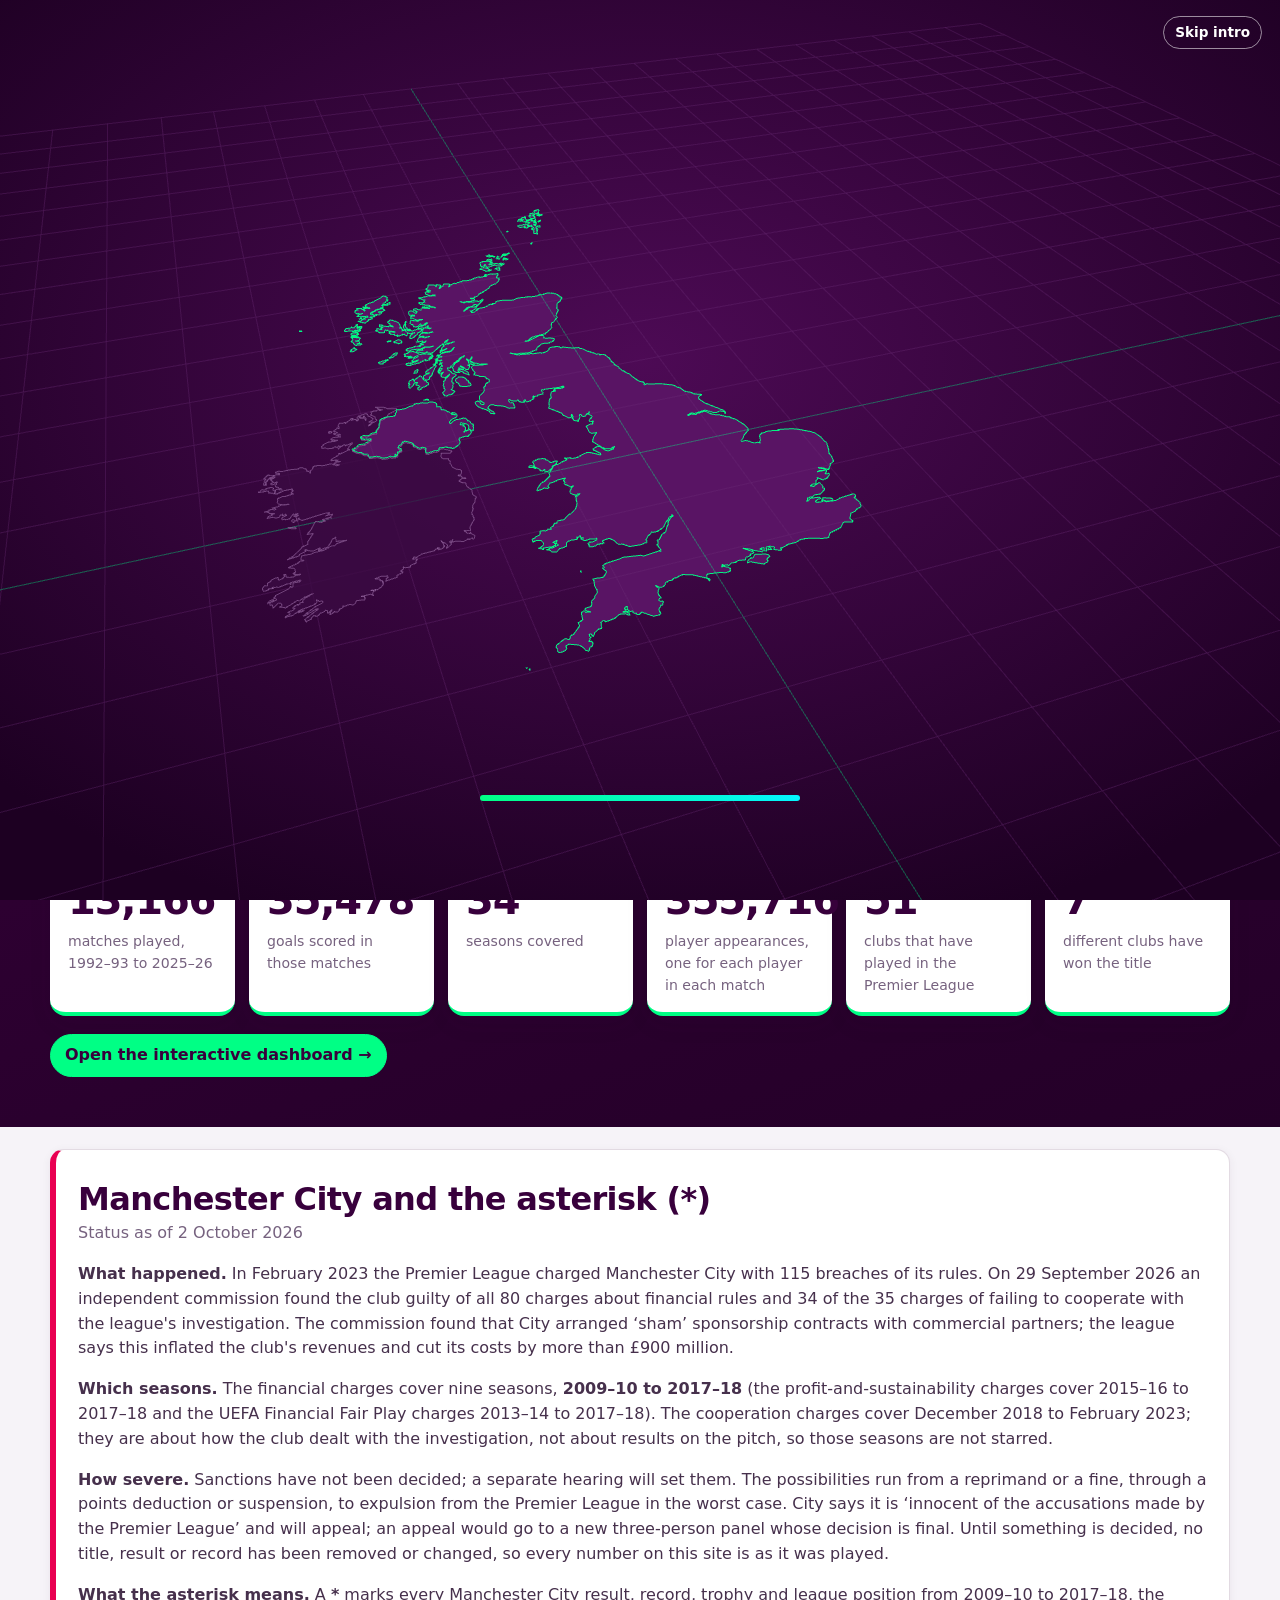
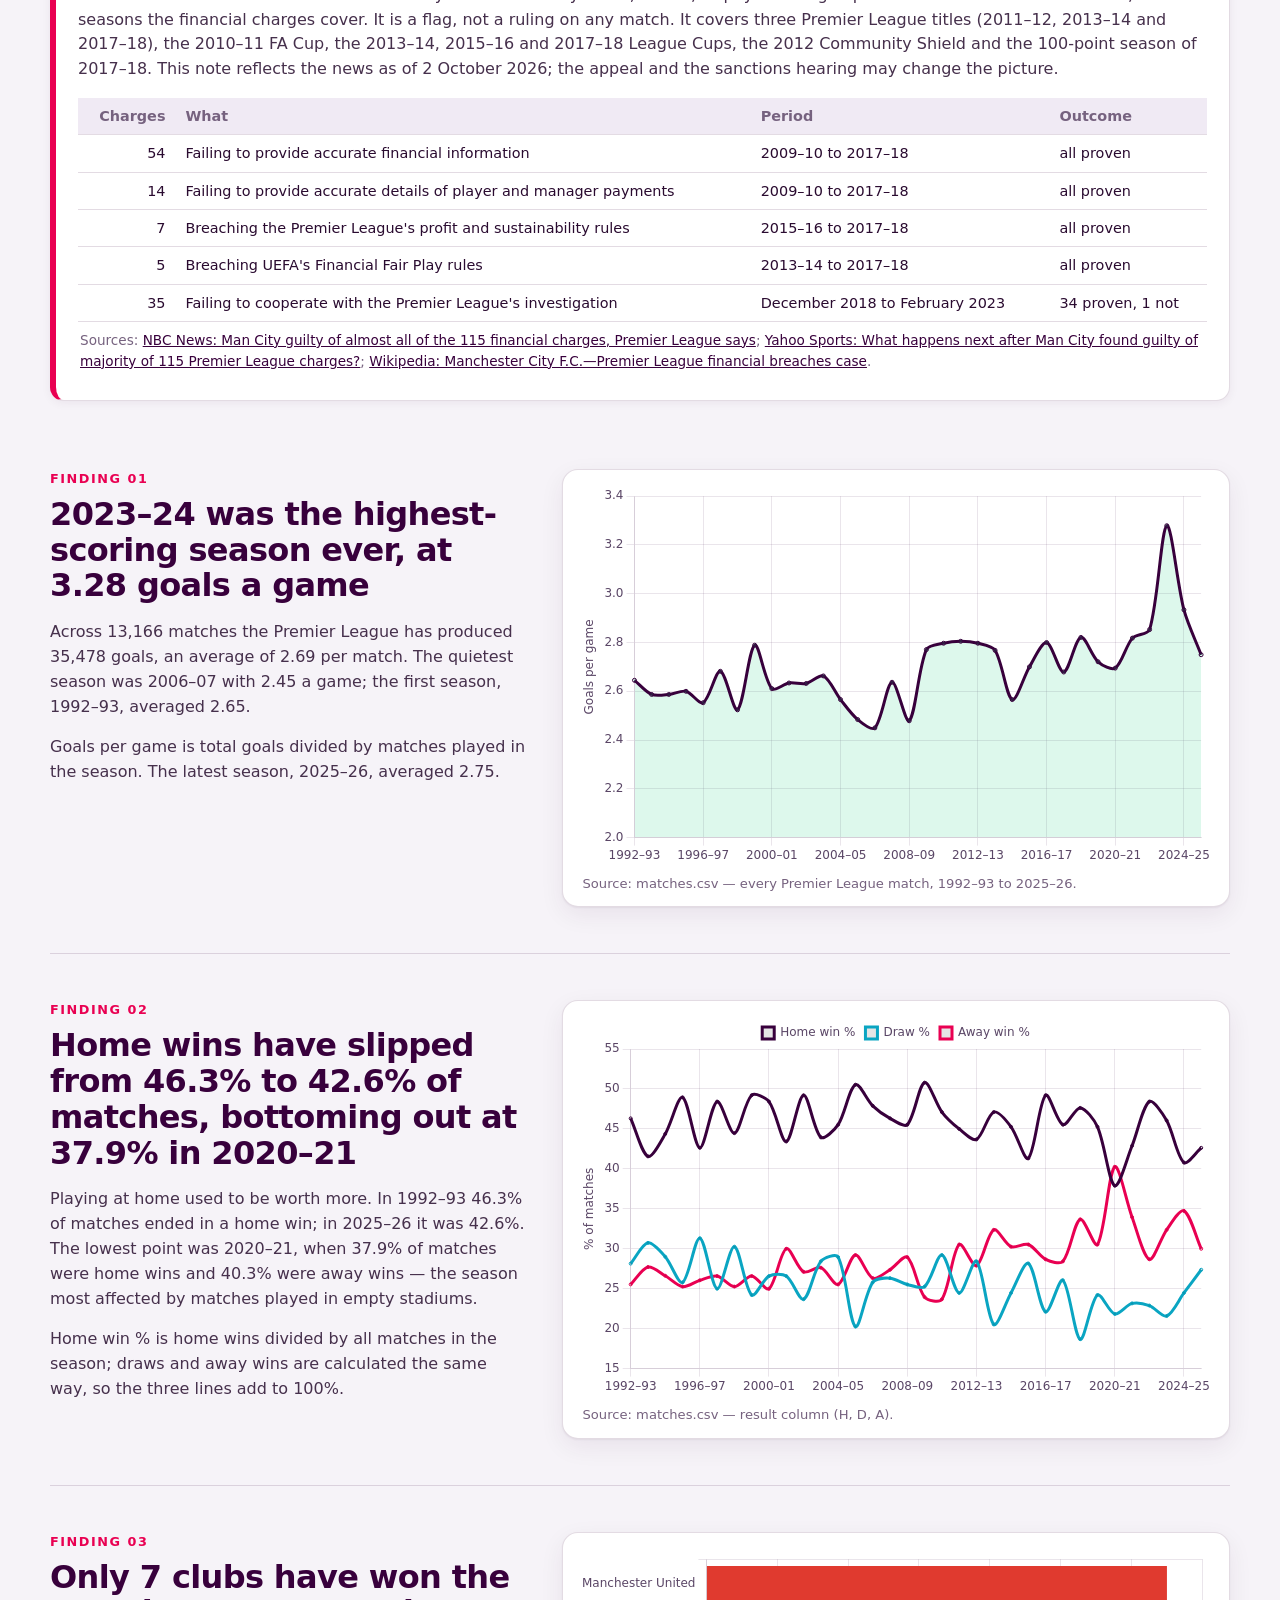
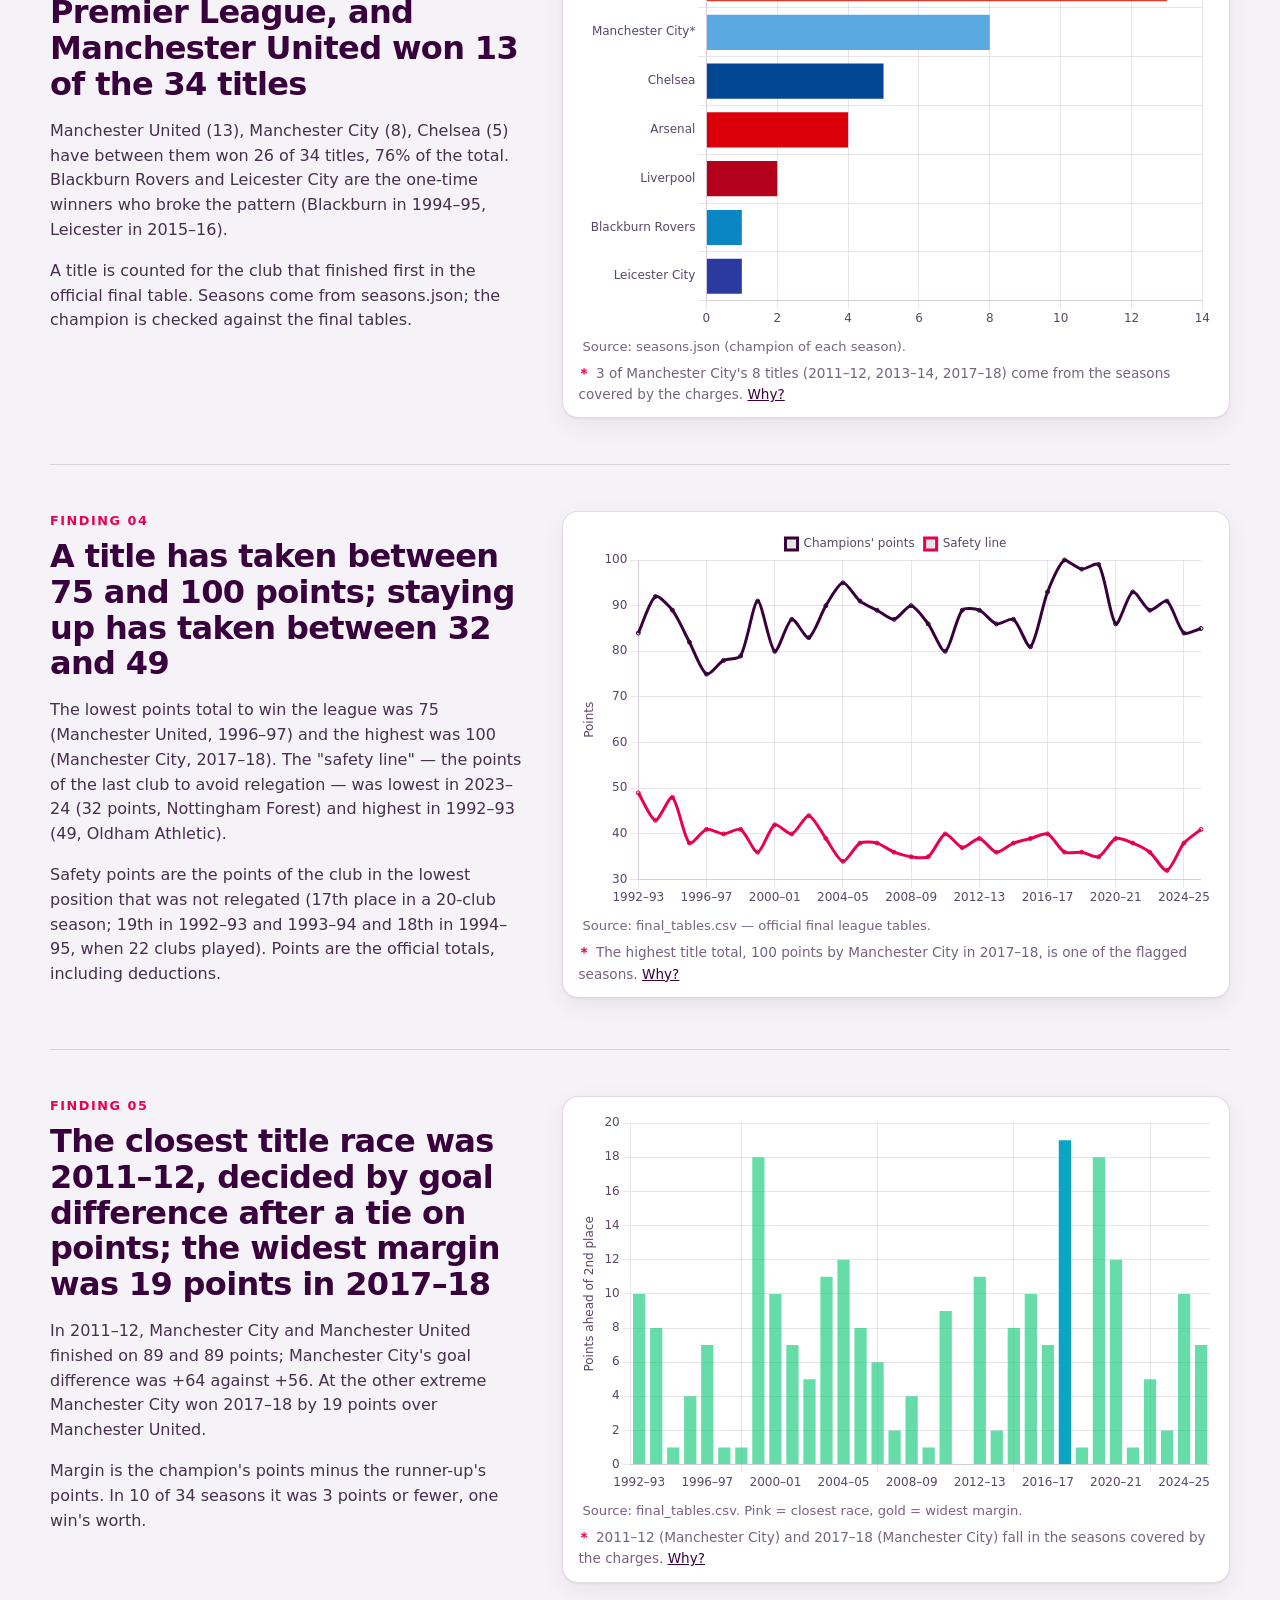
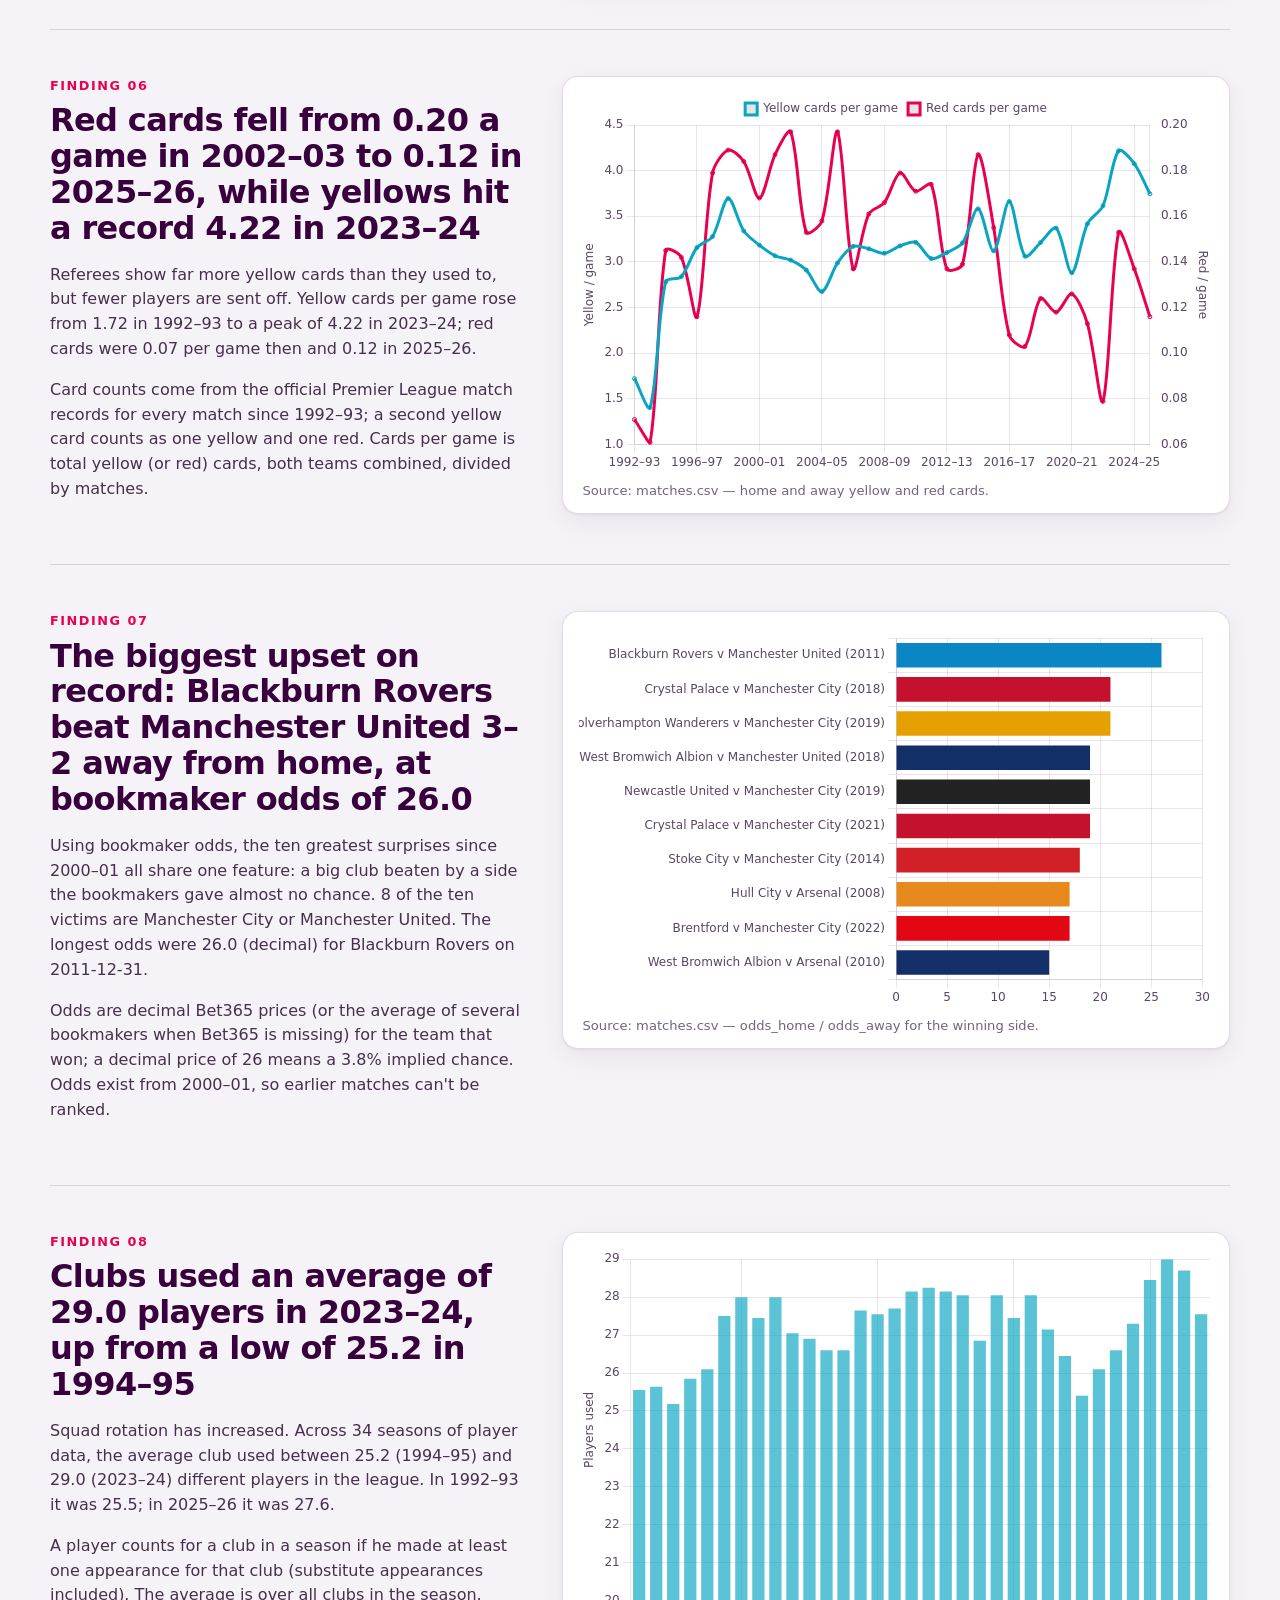
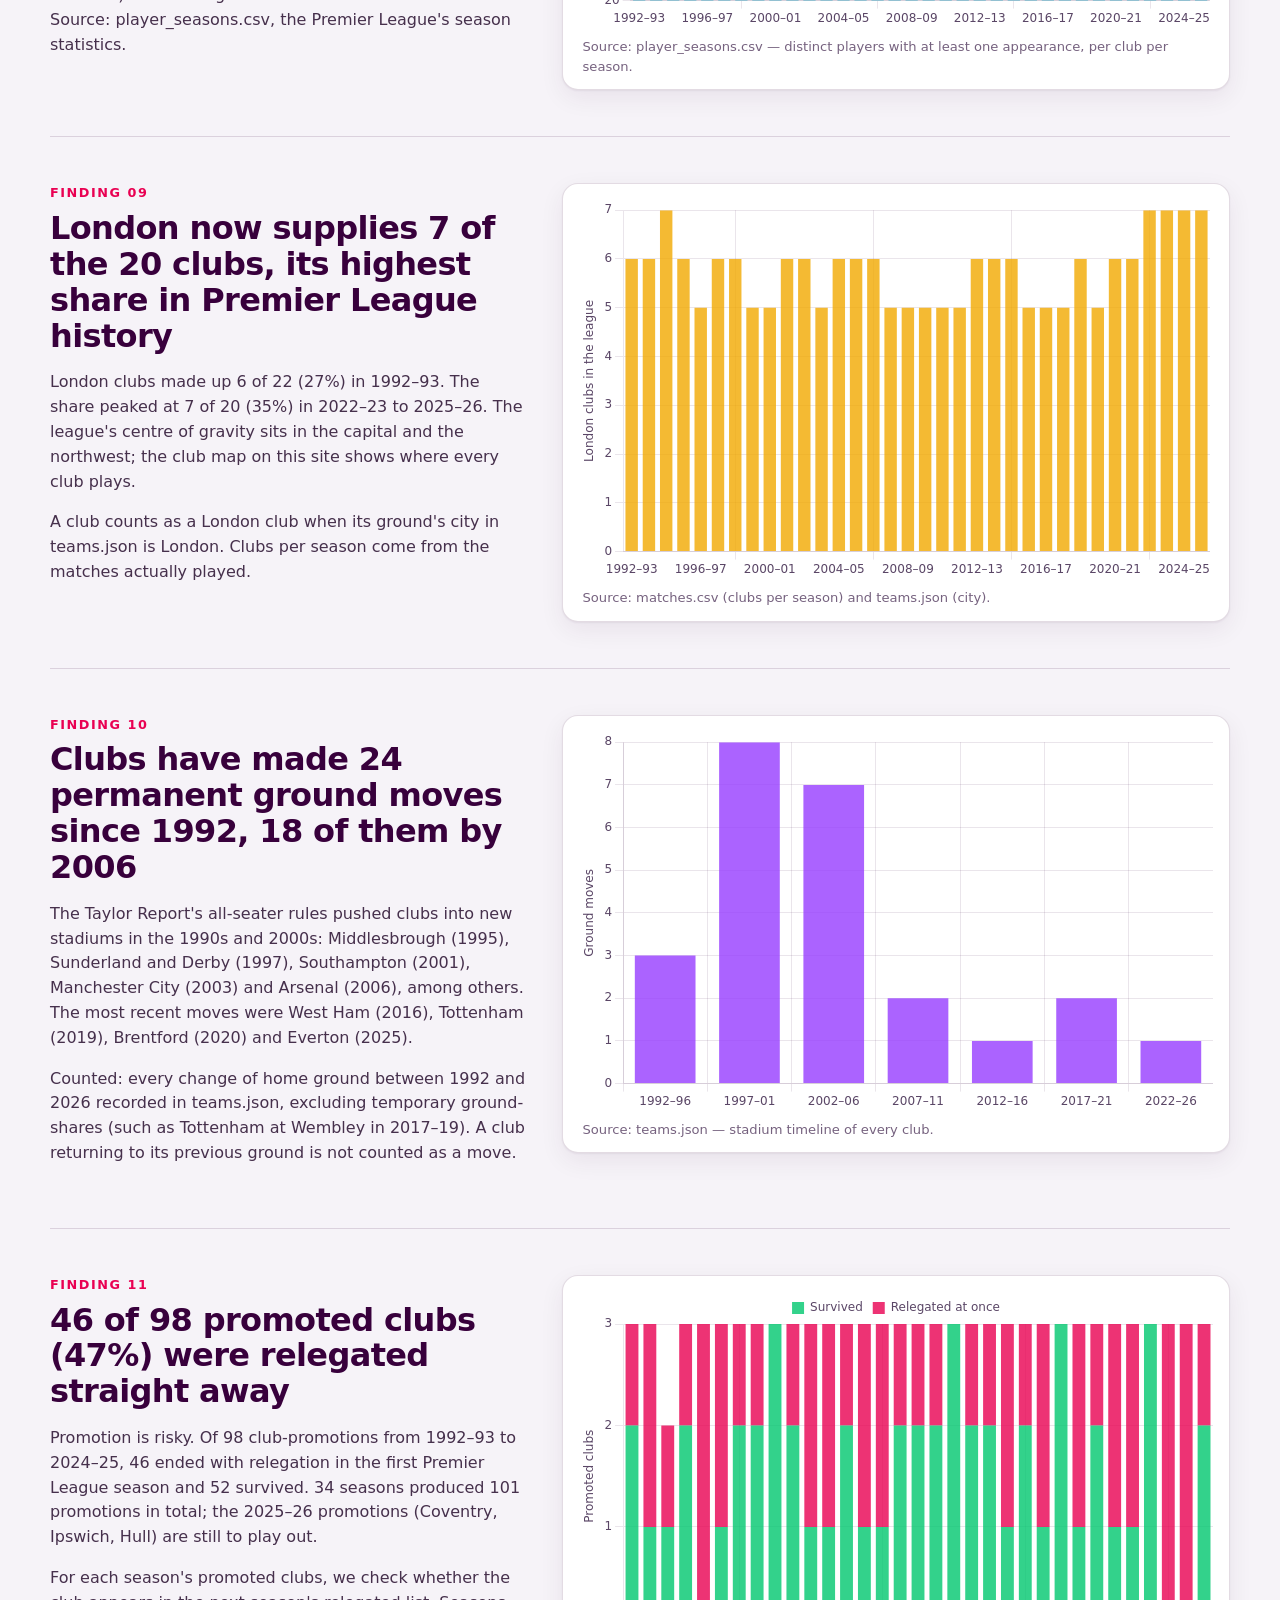
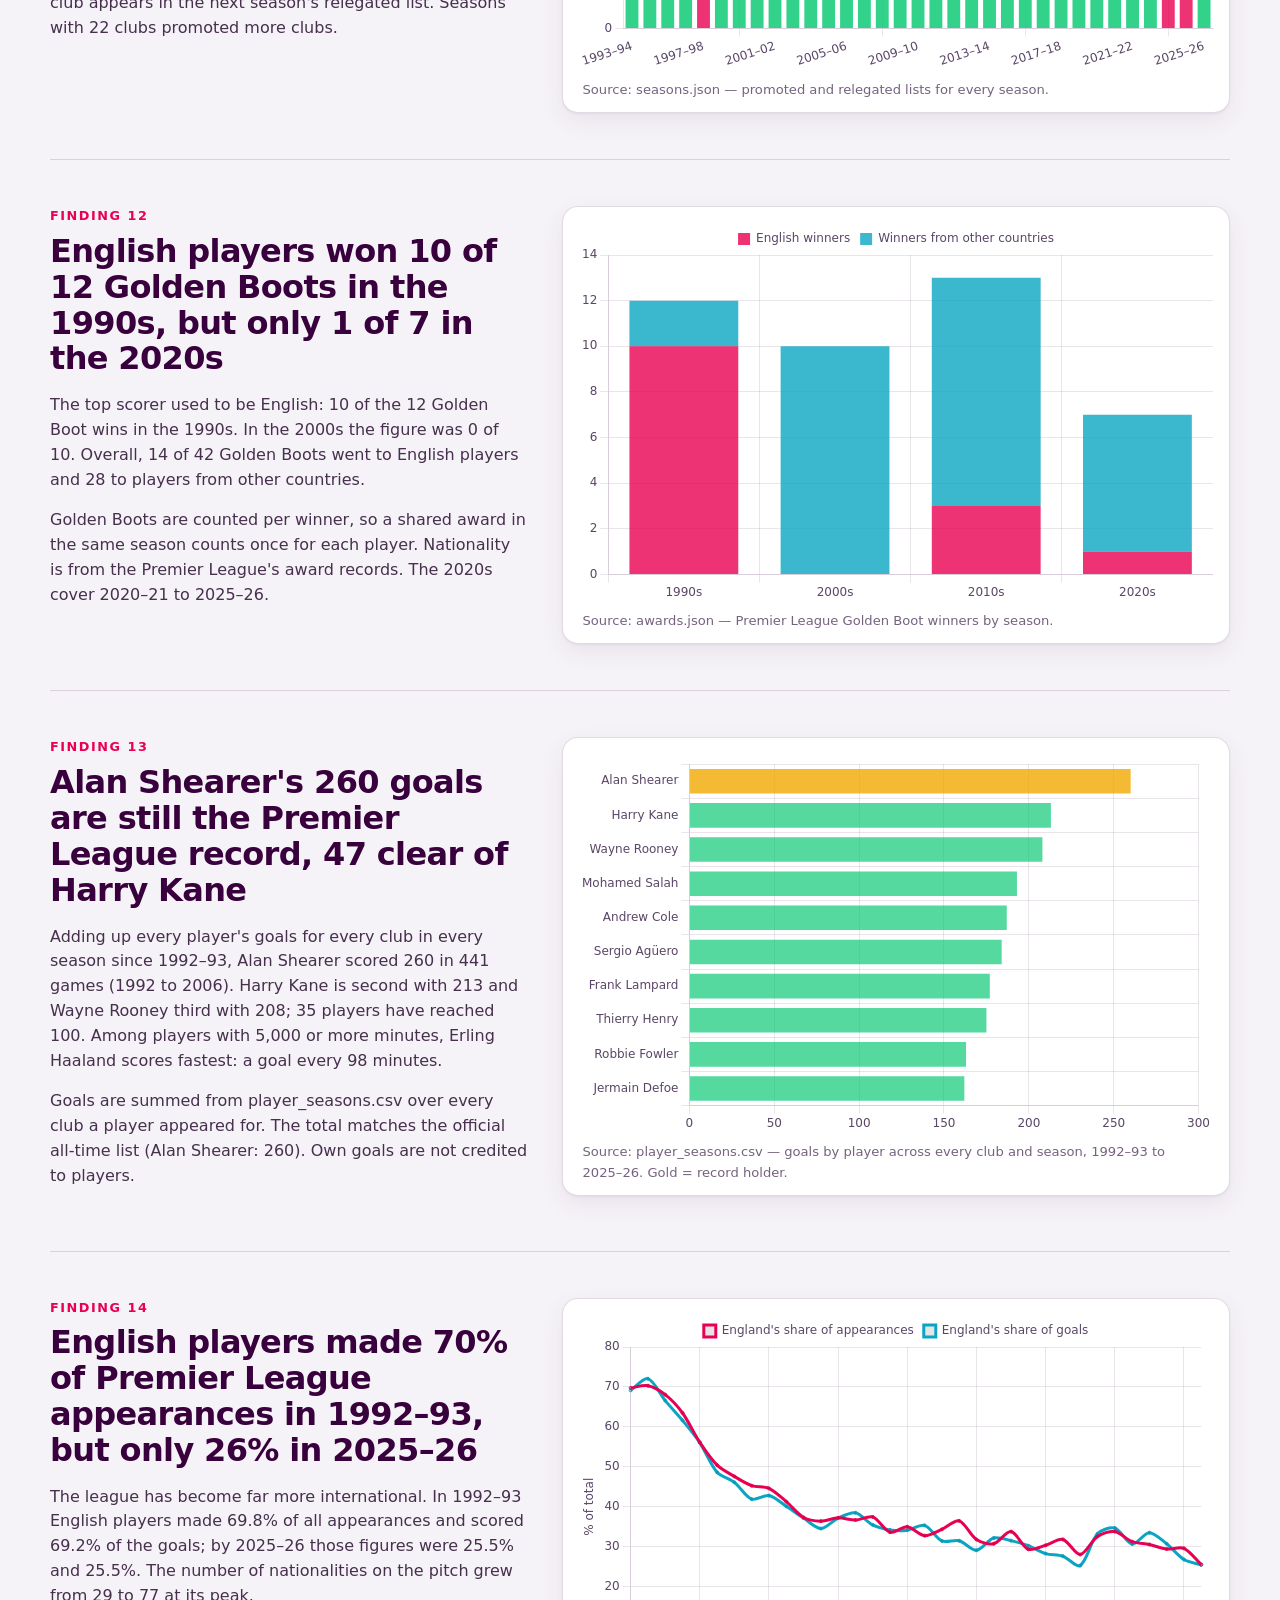
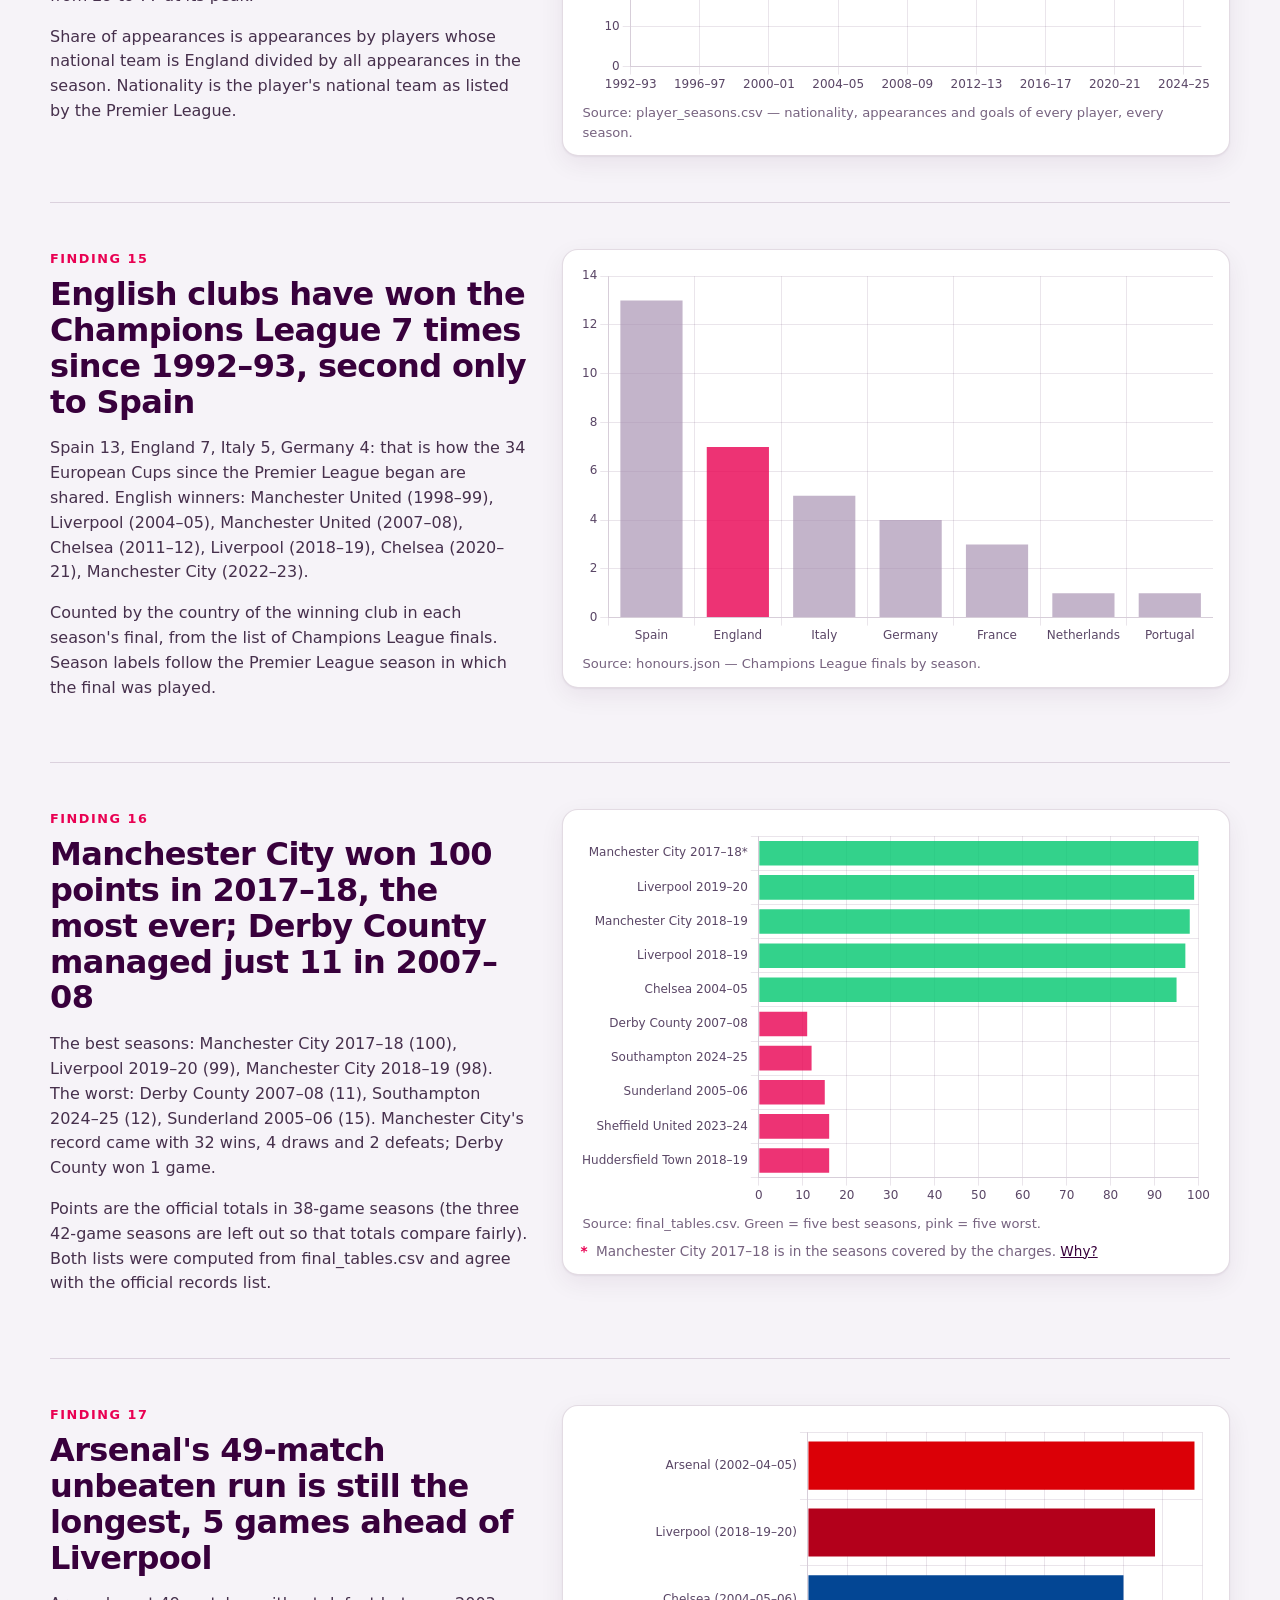
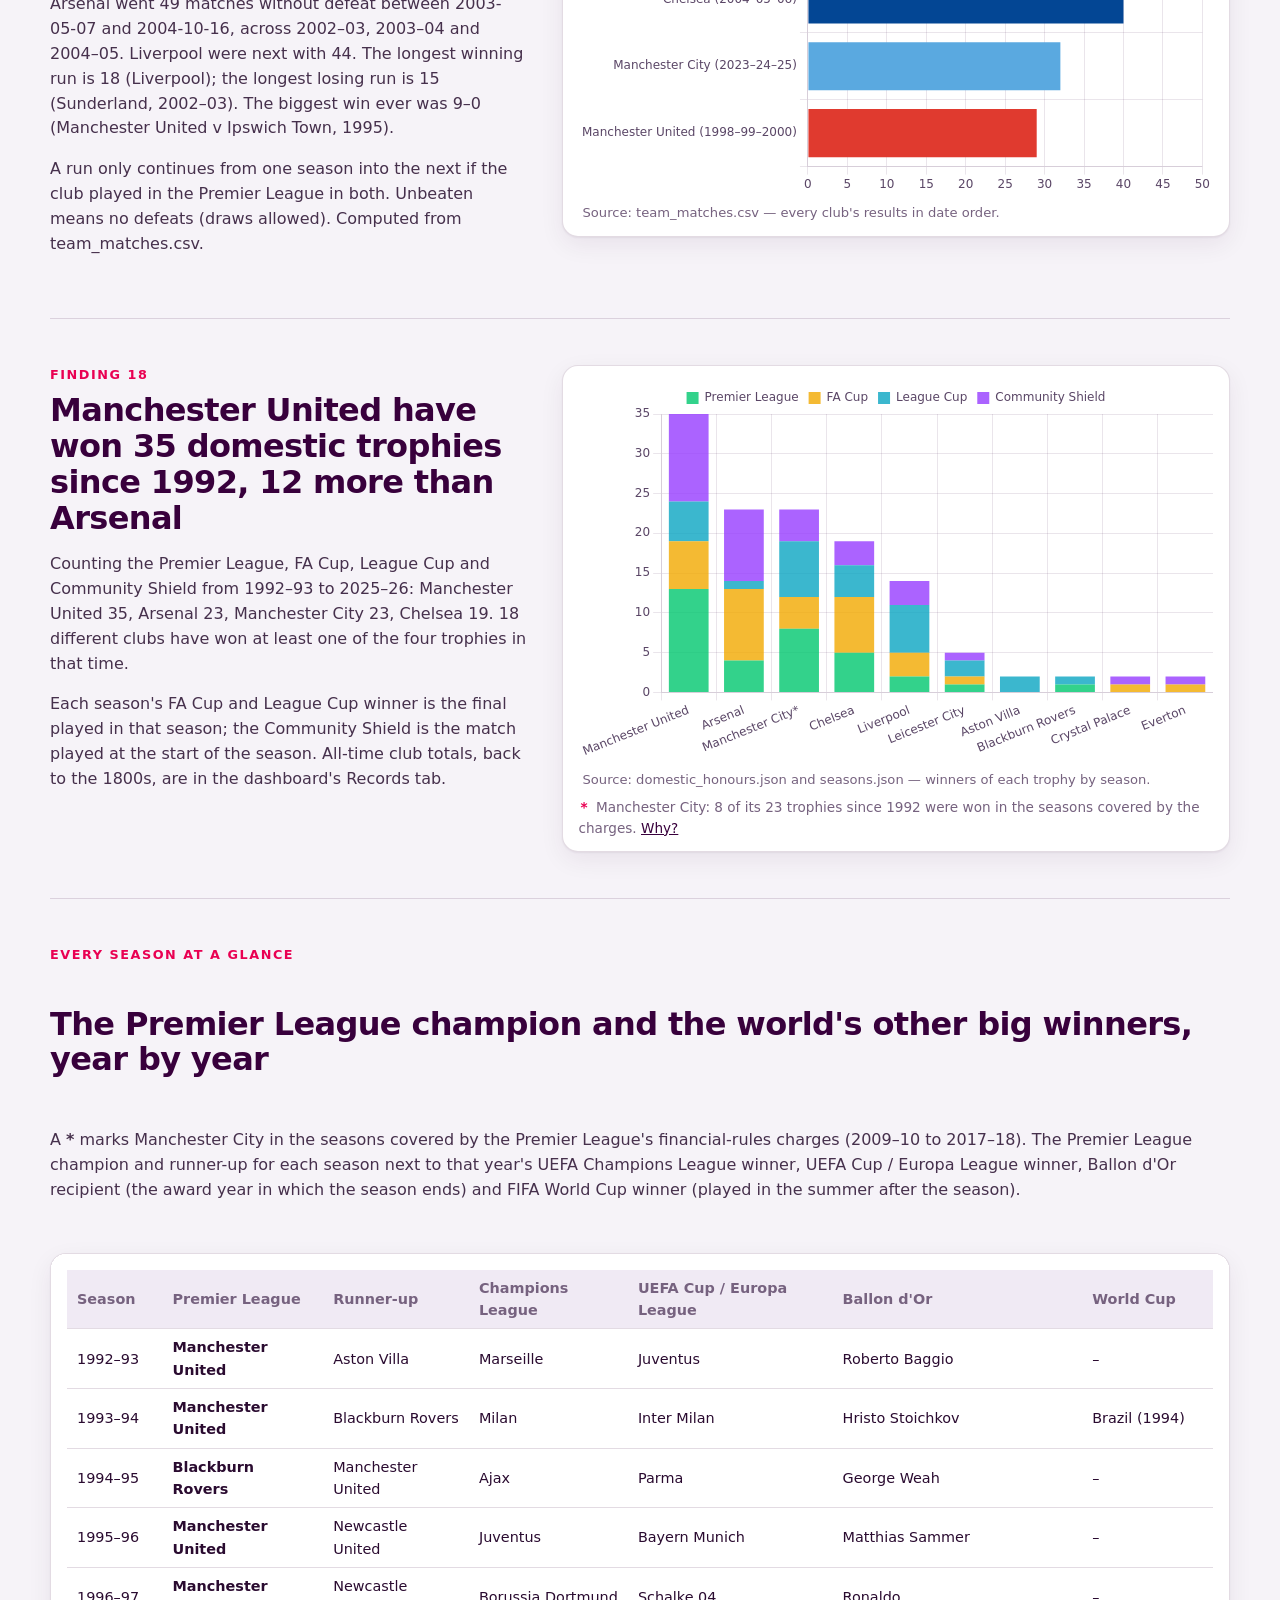
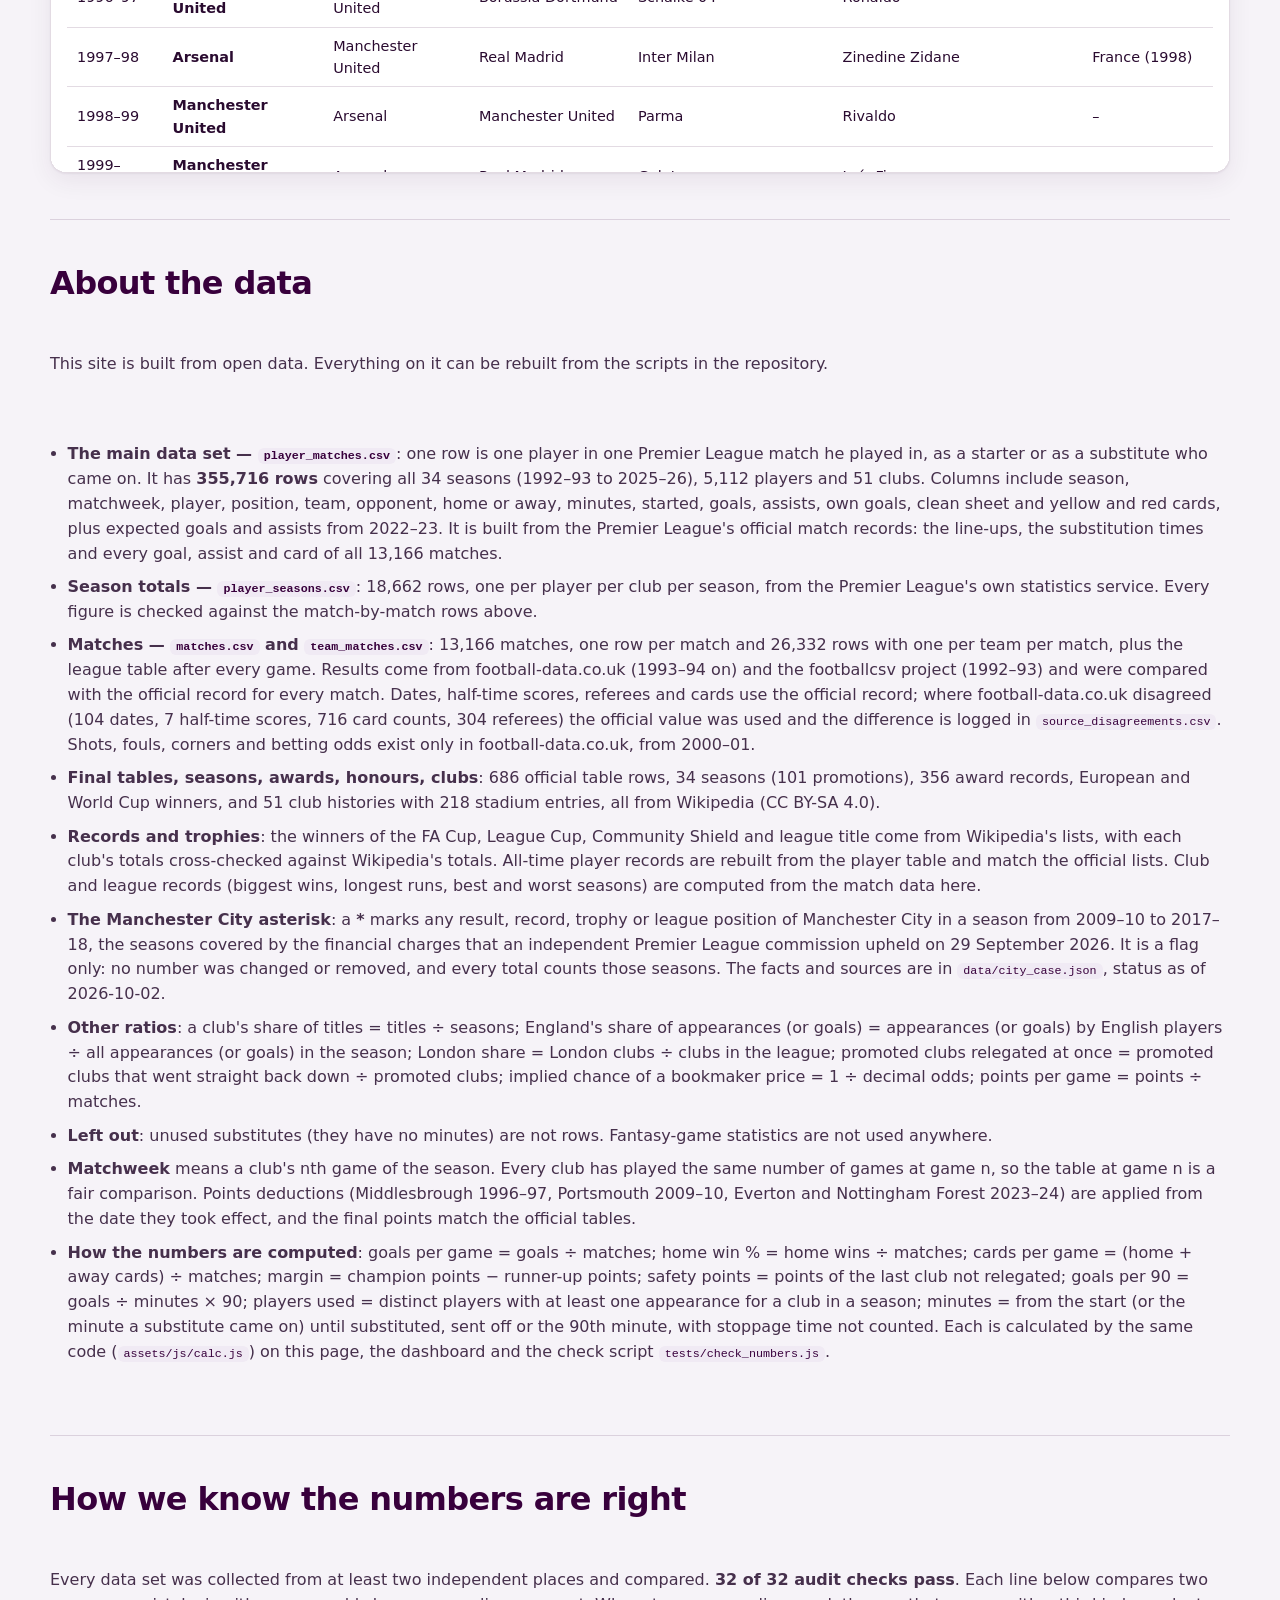
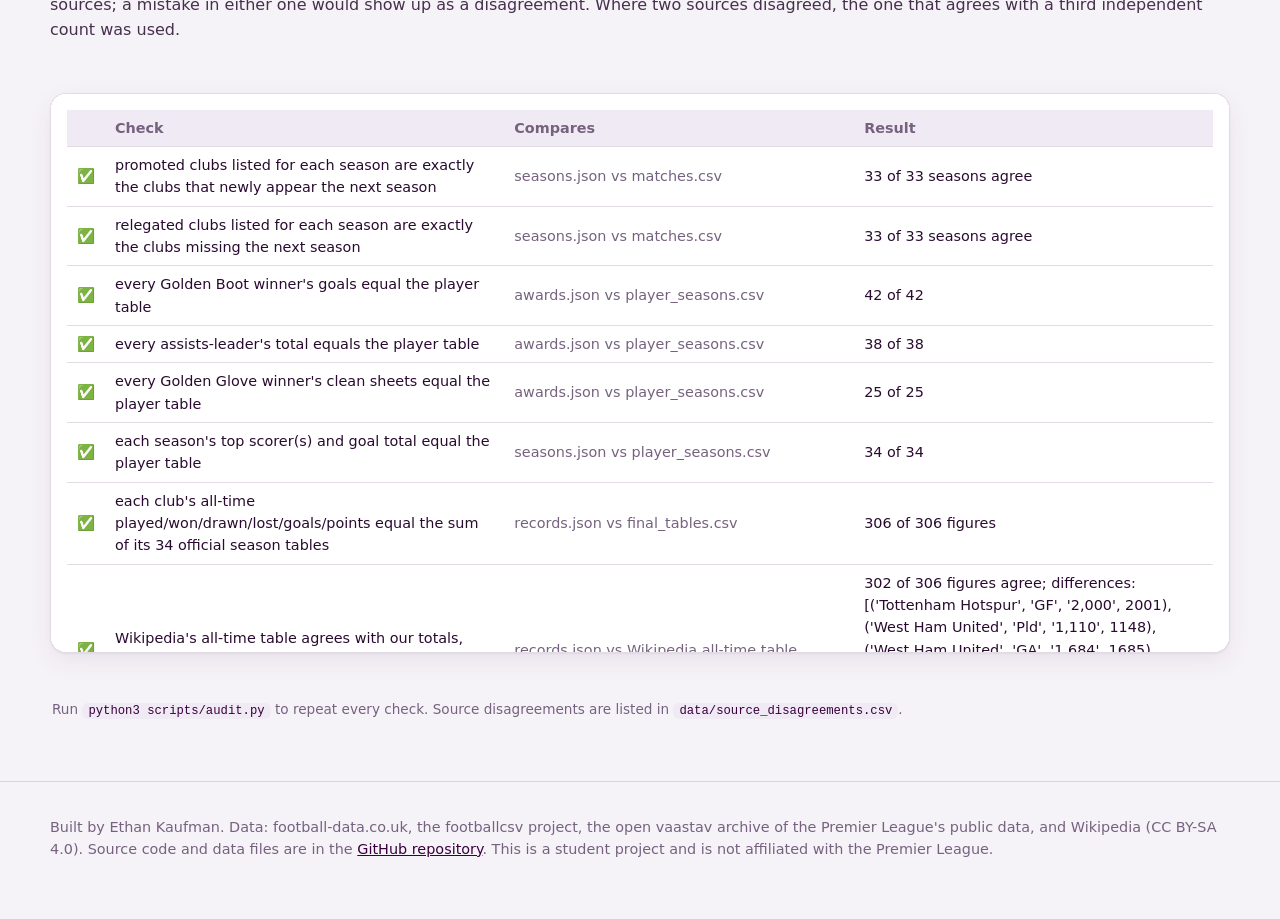
<file: index.html>
<!doctype html>
<html lang="en">
<head>
  <meta charset="utf-8">
  <meta name="viewport" content="width=device-width, initial-scale=1">
  <title>Premier League 1992–2026: The Report</title>
  <meta name="description" content="Every Premier League season since 1992–93: matches, goals, champions, awards, stadiums and 108,681 player appearances, with ten findings and a club map.">
  <link rel="stylesheet" href="assets/css/style.css">
</head>
<body>
  <!-- intro: spinning ball while the data loads, then an explosion into the rotating UK club map -->
  <div id="intro" role="dialog" aria-label="Introduction">
    <canvas id="intro-canvas"></canvas>
    <div id="intro-labels"></div>
    <button class="btn small" id="intro-skip" type="button">Skip intro</button>
    <div class="intro-ui">
      <div><h2>Premier League</h2><h1>1992 – 2026</h1></div>
      <div class="intro-bottom">
        <div id="intro-status" role="status" aria-live="polite"></div>
        <div id="intro-bar-wrap"><div id="intro-bar"></div></div>
        <div id="intro-hint"></div>
        <div id="intro-tools" class="tools" hidden>
          <button class="btn small" id="intro-london" type="button">Zoom to London</button>
          <button class="btn small" id="intro-manc" type="button">Manchester &amp; Liverpool</button>
          <button class="btn small" id="intro-zin" type="button" aria-label="Zoom in">＋</button>
          <button class="btn small" id="intro-zout" type="button" aria-label="Zoom out">－</button>
          <button class="btn small" id="intro-reset" type="button">Reset view</button>
        </div>
        <div style="display:flex;gap:10px;flex-wrap:wrap;justify-content:center">
          <button class="btn small" id="intro-all" type="button" hidden>Show all 51 clubs</button>
          <button class="btn primary" id="intro-enter" type="button" hidden>Enter the report ↓</button>
        </div>
      </div>
    </div>
    <div id="club-card" hidden></div>
  </div>
  <div id="intro-tip" hidden></div>
  <div id="cluster-menu" hidden></div>

  <div id="nav"></div>

  <main id="report-root" hidden>
    <div class="band">
    <div class="wrap pile-wrap"><div class="pile" data-pile>
      <canvas role="img" aria-label="A pile of balls, one for every club that has played in the Premier League. Click to kick a ball at them."></canvas>
      <div class="pile-hint">Click anywhere to kick a ball at the clubs</div>
      <button class="btn small pile-again" type="button">Rebuild the pile</button>
    </div></div>
    <header class="hero wrap">
      <div class="eyebrow">The Report</div>
      <h1>Every Premier League season,<br>1992 to today</h1>
      <div class="byline">By Ethan Kaufman · Financial Data Analytics · Data through the 2025–26 season</div>
      <p class="lead" id="summary"></p>
      <div class="stats" id="stats"></div>
      <p style="margin-top:18px"><a class="btn primary" href="dashboard.html" style="text-decoration:none;display:inline-block">Open the interactive dashboard →</a></p>
    </header></div>
    <div class="wrap"><section class="casebox" id="city-note" aria-label="Manchester City asterisk"></section></div>
    <div class="wrap" id="sections"></div>
    <div class="wrap section full" id="honours"></div>
    <div class="wrap section full dataset" id="dataset"></div>
    <div class="wrap section full dataset" id="quality"></div>
    <footer><div class="wrap">Built by Ethan Kaufman. Data: football-data.co.uk, the footballcsv project, the open vaastav archive of the Premier League's public data, and Wikipedia (CC BY-SA 4.0). Source code and data files are in the
      <a href="https://github.com/ethankaufman/PL-History-Dashboard">GitHub repository</a>. This is a student project and is not affiliated with the Premier League.</div></footer>
  </main>

  <script src="assets/vendor/papaparse.min.js"></script>
  <script src="assets/vendor/chart.umd.min.js"></script>
  <script src="assets/js/calc.js"></script>
  <script src="assets/js/app.js"></script>
  <script src="assets/js/report.js"></script>
  <script src="assets/js/pile.js"></script>
  <script type="module" src="assets/js/intro.js"></script>
</body>
</html>
</file>
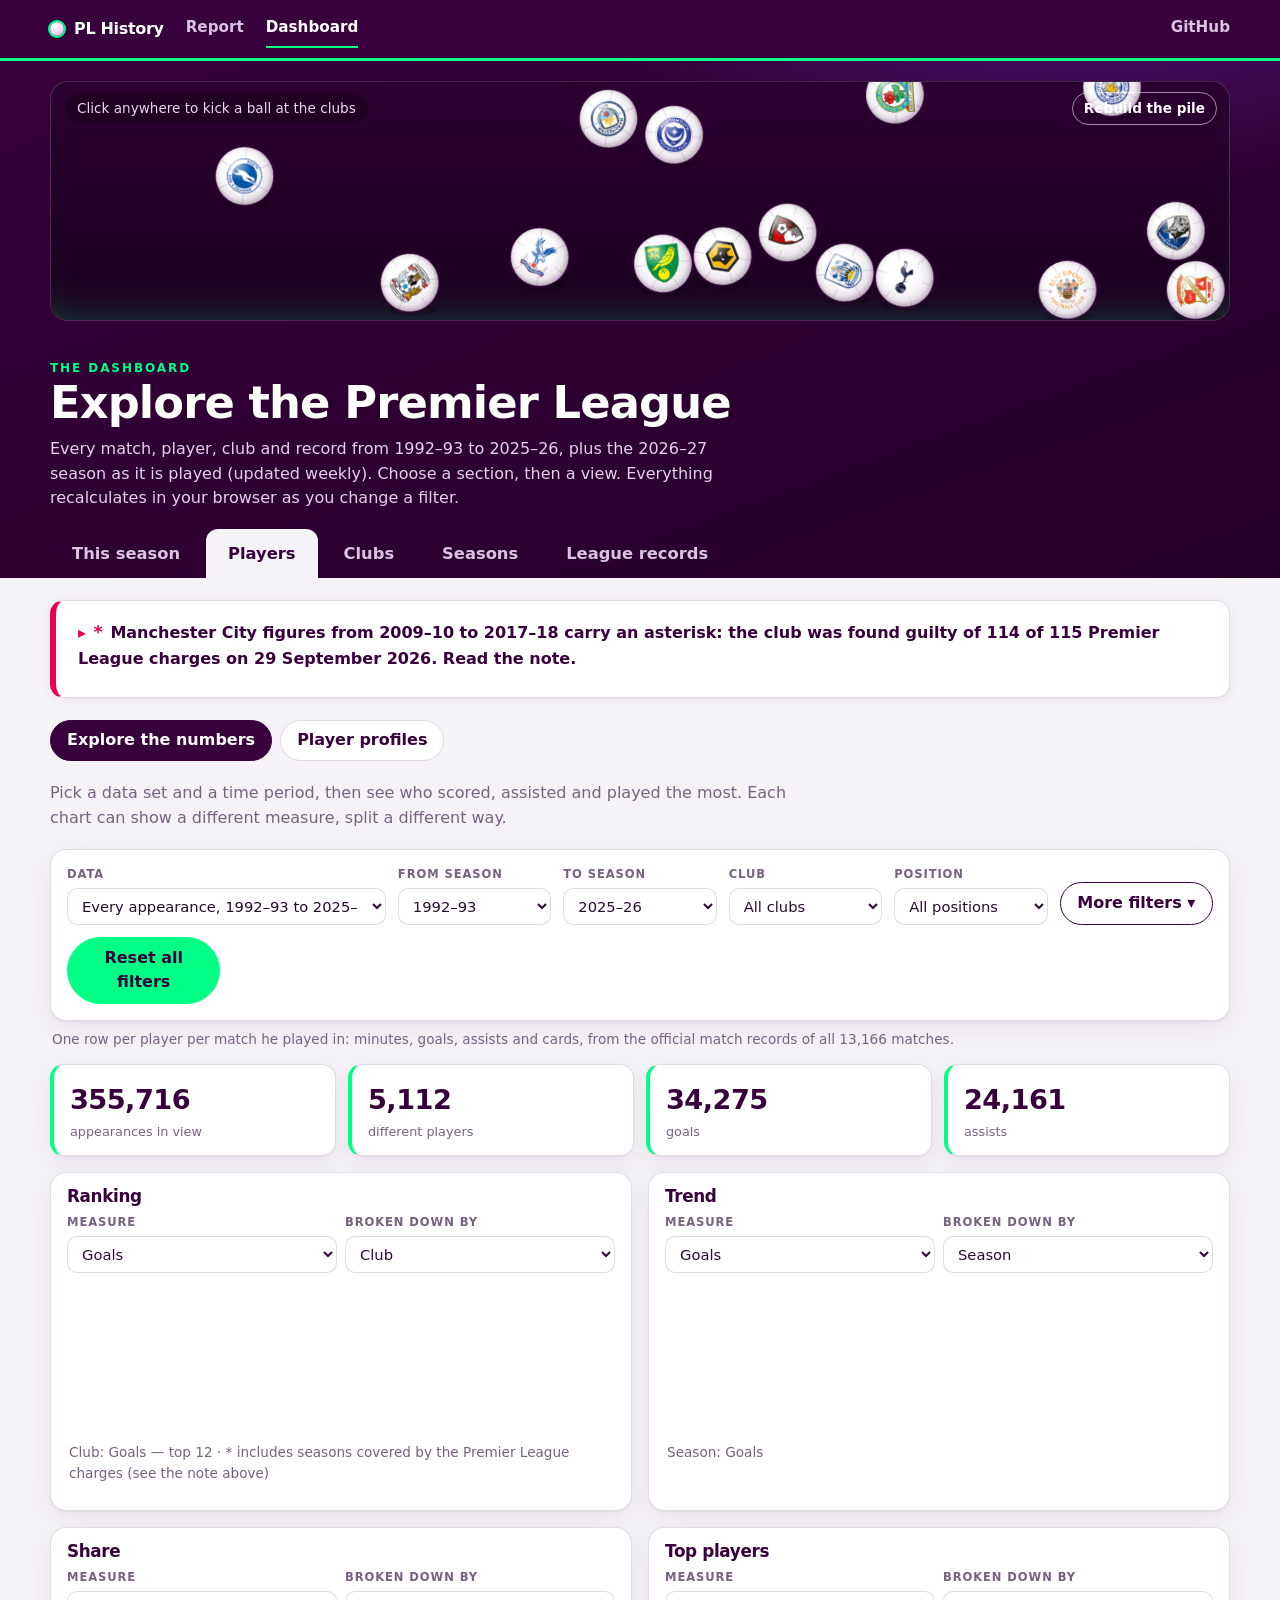
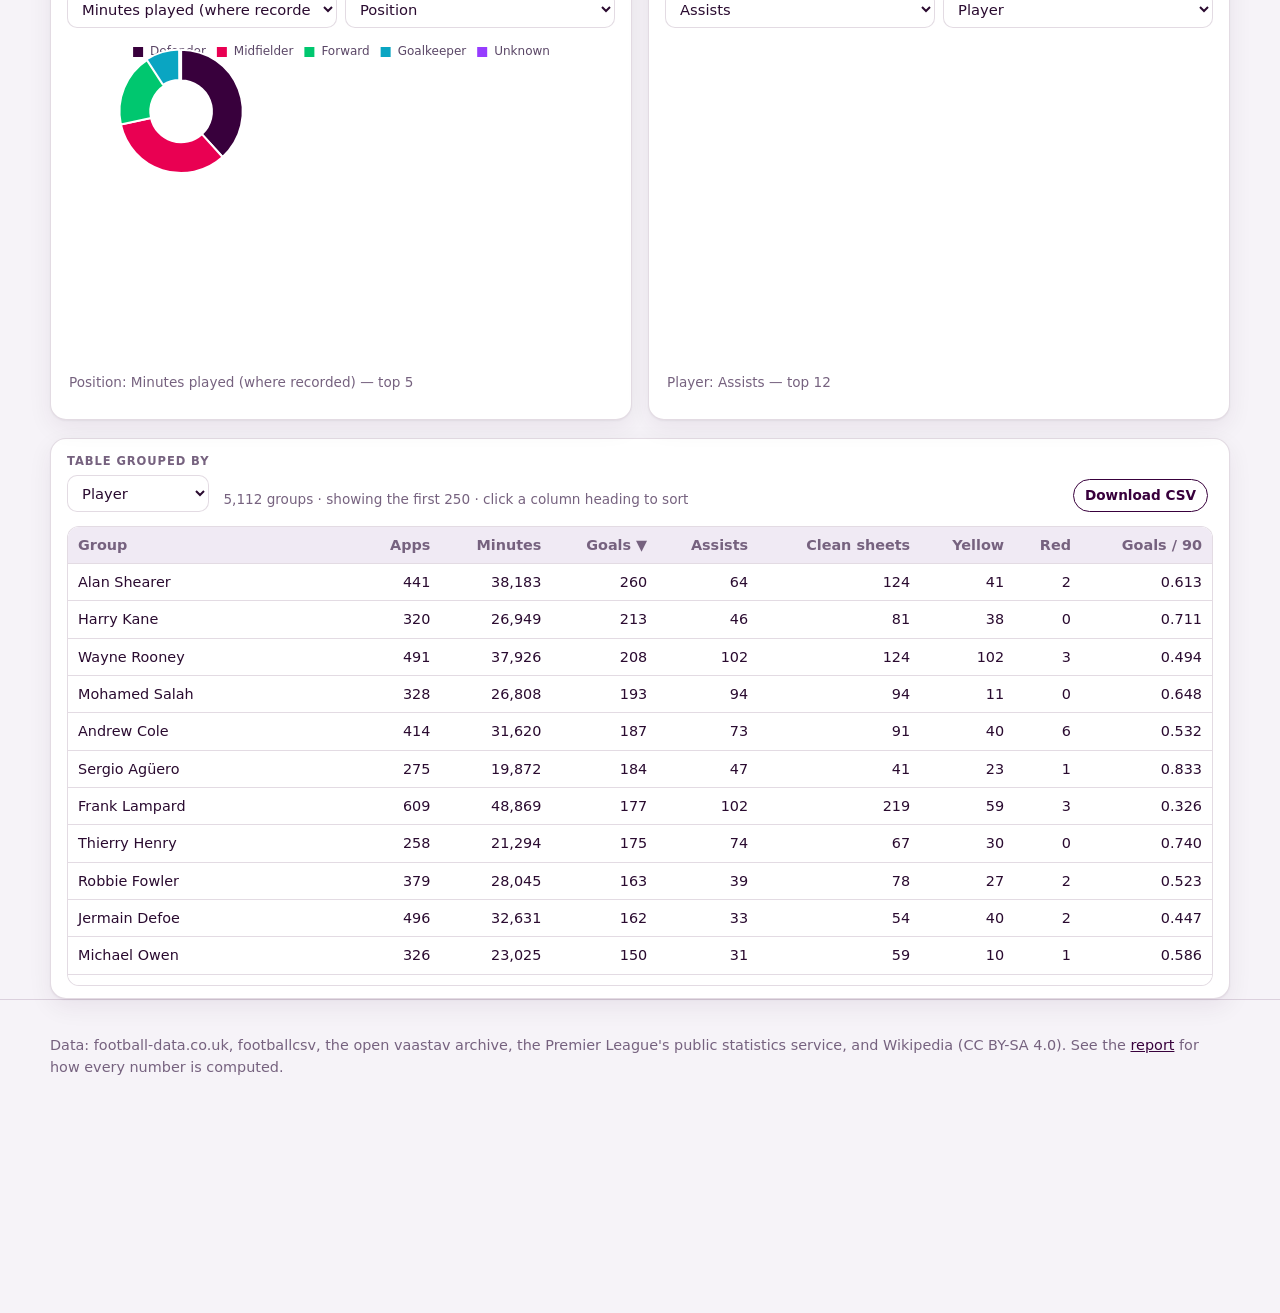
<file: dashboard.html>
<!doctype html>
<html lang="en">
<head>
  <meta charset="utf-8">
  <meta name="viewport" content="width=device-width, initial-scale=1">
  <title>Premier League Dashboard: explore 34 seasons</title>
  <meta name="description" content="Interactive Premier League dashboard: filter every player's season, race the table matchweek by matchweek, compare clubs, browse records, trophies, player profiles and transfers.">
  <link rel="stylesheet" href="assets/css/style.css">
</head>
<body>
  <div id="loading" class="loading"><div><div class="eyebrow">Premier League dashboard</div><h2 id="load-text">Loading the data…</h2><div class="bar"><i id="load-bar"></i></div></div></div>
  <div id="nav"></div>
  <main id="app" hidden>
    <div class="band">
      <div class="wrap pile-wrap"><div class="pile" data-pile>
      <canvas role="img" aria-label="A pile of balls, one for every club that has played in the Premier League. Click to kick a ball at them."></canvas>
      <div class="pile-hint">Click anywhere to kick a ball at the clubs</div>
      <button class="btn small pile-again" type="button">Rebuild the pile</button>
    </div></div>
      <div class="wrap dash-head">
        <div class="eyebrow">The Dashboard</div>
        <h1>Explore the Premier League</h1>
        <p class="lead">Every match, player, club and record from 1992–93 to 2025–26, plus the 2026–27 season as it is played (updated weekly). Choose a section, then a view. Everything recalculates in your browser as you change a filter.</p>
        <div class="sectiontabs" id="sectiontabs" role="tablist" aria-label="Sections"></div>
      </div>
    </div>
    <div class="wrap">
      <details class="casebox" id="city-note" hidden></details>
      <div class="subnav" id="subnav" role="tablist" aria-label="Views"></div>

      <!-- Players: explore the numbers (filters, summary numbers, four charts with switches, table, reset) -->
      <section class="panel" id="panel-explore">
        <p class="intro">Pick a data set and a time period, then see who scored, assisted and played the most. Each chart can show a different measure, split a different way.</p>
        <div class="filters" id="filters"></div>
        <div class="kpis" id="kpis"></div>
        <div class="grid2" id="charts"></div>
        <div class="card">
          <div class="row"><div><label for="tbl-group">Table grouped by</label><select id="tbl-group"></select></div>
            <div class="grow"><span class="note" id="tbl-note"></span></div><div><button class="btn small" id="tbl-csv" type="button">Download CSV</button></div></div>
          <div class="tablewrap"><table class="plain" id="tbl"></table></div>
        </div>
      </section>

      <section class="panel" id="panel-nowtable" hidden></section>
      <section class="panel" id="panel-nowstats" hidden></section>
      <section class="panel" id="panel-nowmatches" hidden></section>
      <section class="panel" id="panel-players" hidden></section>
      <section class="panel" id="panel-compare" hidden></section>
      <section class="panel" id="panel-clubrecords" hidden></section>
      <section class="panel" id="panel-transfers" hidden></section>
      <section class="panel" id="panel-race" hidden></section>
      <section class="panel" id="panel-seasons" hidden></section>
      <section class="panel" id="panel-records" hidden></section>
    </div>
    <footer><div class="wrap">Data: football-data.co.uk, footballcsv, the open vaastav archive, the Premier League's public statistics service, and Wikipedia (CC BY-SA 4.0). See the <a href="index.html">report</a> for how every number is computed.</div></footer>
  </main>
  <dialog id="dlg"></dialog>

  <script src="assets/vendor/papaparse.min.js"></script>
  <script src="assets/vendor/chart.umd.min.js"></script>
  <script src="assets/js/calc.js"></script>
  <script src="assets/js/app.js"></script>
  <script src="assets/js/dashboard.js"></script>
  <script src="assets/js/pile.js"></script>
</body>
</html>
</file>
<file: assets/css/style.css>
/* Premier League History — shared styles for both pages.
   Palette: the Premier League's purple and white, with its green, pink and cyan as accents. */
:root {
  --purple: #38003c;
  --purple-d: #240028;
  --purple-m: #5b1a66;
  --violet: #963cff;
  --pink: #e90052;
  --green: #00ff85;
  --cyan: #04f5ff;
  --gold: #f2a900;

  --bg: #f6f3f8;
  --panel: #ffffff;
  --panel2: #f0eaf4;
  --text: #2a0b30;
  --muted: #76627f;
  --line: rgba(56, 0, 60, 0.14);
  --accent: #38003c;          /* accent for text on light surfaces */
  --on-purple: #ffffff;
  --radius: 16px;
  --shadow: 0 1px 2px rgba(56, 0, 60, 0.06), 0 8px 24px rgba(56, 0, 60, 0.07);
  --font: "Inter", "Segoe UI", system-ui, -apple-system, "Helvetica Neue", Arial, sans-serif;
}
/* dark surfaces (the intro, club cards, hero bands) re-use the same components with these values */
.dark, #intro, #club-card, #cluster-menu, #intro-tip {
  --bg: #240028; --panel: #38003c; --panel2: #4a0d50; --text: #ffffff; --muted: #d3bddb;
  --line: rgba(255, 255, 255, 0.18); --accent: #00ff85; --shadow: none;
}

* { box-sizing: border-box; }
html { scroll-behavior: smooth; }
body { margin: 0; background: var(--bg); color: var(--text); font-family: var(--font); line-height: 1.55; -webkit-font-smoothing: antialiased; }
a { color: var(--purple); }
h1, h2, h3 { line-height: 1.12; letter-spacing: -0.02em; margin: 0 0 .5em; color: var(--purple); }
h1 { font-size: clamp(2.2rem, 5.4vw, 4.2rem); font-weight: 900; }
h2 { font-size: clamp(1.4rem, 2.8vw, 2rem); font-weight: 800; }
h3 { font-size: 1.05rem; font-weight: 700; }
p { margin: 0 0 1em; color: #46304c; }
.wrap { width: min(1180px, 100% - 40px); margin-inline: auto; }
.muted { color: var(--muted); }
.eyebrow { text-transform: uppercase; letter-spacing: .16em; font-size: .75rem; color: var(--pink); font-weight: 800; }

/* purple bands: the hero and the dashboard header */
.band { background: radial-gradient(900px 400px at 85% -20%, #963cff55, transparent 60%), linear-gradient(160deg, var(--purple), var(--purple-d)); color: #fff; }
.band h1, .band h2, .band h3 { color: #fff; }
.band p, .band .byline, .band .muted { color: #e3d2e9; }
.band .eyebrow { color: var(--green); }

/* navigation shared by both pages */
.nav { position: sticky; top: 0; z-index: 50; background: var(--purple); border-bottom: 3px solid var(--green); }
.nav .wrap { display: flex; align-items: center; gap: 22px; height: 58px; }
.brand { font-weight: 900; letter-spacing: -0.02em; color: #fff; text-decoration: none; display: flex; align-items: center; gap: 10px; }
.brand .dot { width: 14px; height: 14px; border-radius: 50%; background: radial-gradient(circle at 35% 30%, #fff, #e9d9ef 55%, #b58fc0); box-shadow: 0 0 0 2px var(--green); }
.nav a.link { color: #d9c4e0; text-decoration: none; font-weight: 700; font-size: .95rem; padding: 6px 0; border-bottom: 2px solid transparent; }
.nav a.link:hover { color: #fff; }
.nav a.link.active { color: #fff; border-bottom-color: var(--green); }
.nav .spacer { flex: 1; }
.btn { appearance: none; border: 1.5px solid var(--purple); background: #fff; color: var(--purple); font: inherit; font-weight: 700; padding: 8px 14px; border-radius: 999px; cursor: pointer; }
.btn:hover { background: var(--purple); color: #fff; }
.btn.primary { background: var(--green); color: var(--purple); border-color: var(--green); }
.btn.primary:hover { background: #fff; border-color: #fff; color: var(--purple); }
.btn.small { padding: 5px 11px; font-size: .85rem; }
.nav .btn, .dark .btn, #intro .btn, .band .btn { background: transparent; color: #fff; border-color: rgba(255, 255, 255, .55); }
.nav .btn:hover, .dark .btn:hover, #intro .btn:hover, .band .btn:hover { background: #fff; color: var(--purple); border-color: #fff; }
#intro .btn.primary, .band .btn.primary { background: var(--green); color: var(--purple); border-color: var(--green); }

/* hero + headline numbers (report) */
.hero { padding: 56px 0 34px; }
.hero p.lead { font-size: 1.15rem; max-width: 62ch; color: #f1e6f5; }
.byline { font-size: .95rem; margin-bottom: 18px; }
.stats { display: grid; grid-template-columns: repeat(auto-fit, minmax(165px, 1fr)); gap: 14px; margin: 26px 0 8px; }
.stat { background: #fff; border-radius: var(--radius); padding: 18px 18px 16px; box-shadow: var(--shadow); border-bottom: 4px solid var(--green); }
.stat .n { font-size: clamp(1.8rem, 3.2vw, 2.5rem); font-weight: 900; letter-spacing: -0.03em; color: var(--purple); font-variant-numeric: tabular-nums; }
.stat .l { color: var(--muted); font-size: .88rem; }

/* report sections */
.section { padding: 46px 0; border-top: 1px solid var(--line); display: grid; grid-template-columns: 5fr 7fr; gap: 34px; align-items: start; }
.section:first-child { border-top: 0; }
.section .num { color: var(--pink); font-weight: 800; font-size: .8rem; letter-spacing: .12em; margin-bottom: 8px; }
.chartbox { background: var(--panel); border: 1px solid var(--line); border-radius: var(--radius); padding: 16px 16px 12px; box-shadow: var(--shadow); }
.chartbox .cap { color: var(--muted); font-size: .82rem; margin: 8px 4px 0; }
.chartbox canvas { max-height: 380px; }
.section.full { grid-template-columns: 1fr; }
.dataset h2 { margin-top: 0; }
.dataset ul { color: #46304c; padding-left: 1.1em; }
.dataset li { margin-bottom: .55em; }
.dataset code { background: var(--panel2); padding: 1px 6px; border-radius: 6px; font-size: .9em; color: var(--purple); }
table.plain { border-collapse: collapse; width: 100%; font-size: .9rem; }
table.plain th, table.plain td { text-align: left; padding: 7px 10px; border-bottom: 1px solid var(--line); }
table.plain th { color: var(--muted); font-weight: 700; position: sticky; top: 0; background: var(--panel2); z-index: 1; }
table.plain td.num, table.plain th.num { text-align: right; font-variant-numeric: tabular-nums; }
footer { border-top: 1px solid var(--line); padding: 34px 0 60px; color: var(--muted); font-size: .9rem; }

/* loading + errors */
.loading { position: fixed; inset: 0; display: grid; place-items: center; background: linear-gradient(160deg, var(--purple), var(--purple-d)); z-index: 200; text-align: center; color: #fff; }
.loading h2 { color: #fff; }
.loading .eyebrow { color: var(--green); }
.loading .bar { width: 260px; height: 6px; background: rgba(255, 255, 255, .2); border-radius: 99px; overflow: hidden; margin: 14px auto 0; }
.loading .bar i { display: block; height: 100%; width: 0; background: var(--green); transition: width .25s; }
.error { background: #ffe6ee; border: 1px solid var(--pink); color: #7a0030; padding: 14px 18px; border-radius: 12px; }

@media (max-width: 860px) {
  .section { grid-template-columns: 1fr; gap: 18px; }
  .nav .wrap { gap: 14px; }
}

/* ---------- intro overlay: spinning ball -> exploding -> rotating UK map ---------- */
body.no-scroll { overflow: hidden; }
#intro { position: fixed; inset: 0; z-index: 100; background: radial-gradient(900px 600px at 50% 40%, #4d0a55, #1d0022); opacity: 1; transition: opacity .6s ease, visibility 0s; color: #fff; }
#intro.hidden { opacity: 0; pointer-events: none; visibility: hidden; transition: opacity .6s ease, visibility 0s .6s; }
#intro canvas { position: absolute; inset: 0; width: 100%; height: 100%; display: block; cursor: grab; touch-action: none; }
.intro-ui { position: absolute; inset: 0; pointer-events: none; display: flex; flex-direction: column; align-items: center; justify-content: space-between; padding: 7vh 20px 6vh; text-align: center; }
.intro-ui h2 { margin: 0; font-size: clamp(1.1rem, 3vw, 1.7rem); letter-spacing: .32em; text-transform: uppercase; color: var(--green); font-weight: 800; }
.intro-ui h1 { margin: .15em 0 0; font-size: clamp(1.8rem, 6vw, 4rem); color: #fff; }
.intro-bottom { display: flex; flex-direction: column; align-items: center; gap: 12px; pointer-events: none; }
.intro-bottom .btn, .intro-bottom button { pointer-events: auto; }
#intro-status { color: #f1e6f5; min-height: 1.6em; }
#intro-bar-wrap { width: min(320px, 70vw); height: 6px; background: rgba(255, 255, 255, .2); border-radius: 99px; overflow: hidden; }
#intro-bar { height: 100%; width: 0; background: linear-gradient(90deg, var(--green), var(--cyan)); transition: width .25s; }
#intro-hint { color: #d3bddb; font-size: .92rem; min-height: 1.4em; }
#intro.map #intro-bar-wrap { display: none; }
#intro.exploding .intro-ui h1, #intro.exploding .intro-ui h2 { opacity: 0; transition: opacity .6s; }
#intro.zoomed .intro-ui h1, #intro.zoomed .intro-ui h2 { opacity: 0; transition: opacity .5s; }
#intro-skip { position: absolute; right: 18px; top: 16px; z-index: 105; }
.clabel { position: absolute; left: 0; top: 0; font-size: 11px; font-weight: 600; letter-spacing: .04em; color: #e9d5f0; text-shadow: 0 0 5px #1d0022, 0 0 2px #1d0022; pointer-events: none; opacity: 0; transition: opacity .35s; will-change: transform; white-space: nowrap; }
.clabel.t1 { font-size: 12px; font-weight: 800; color: #fff; }
#club-card h3 { display: flex; align-items: center; gap: 10px; }
#club-card .crest { object-fit: contain; flex: none; }
#intro-tip { position: fixed; z-index: 130; background: #240028f2; border: 1px solid var(--green); border-radius: 10px; padding: 8px 12px; font-size: .88rem; pointer-events: none; color: #fff; }
#club-card { position: absolute; right: 18px; top: 64px; bottom: 18px; width: min(390px, 92vw); overflow: auto; z-index: 110; background: #2a0030f5; border: 1px solid var(--line); border-radius: 18px; padding: 20px 20px 24px; box-shadow: 0 20px 60px #000a; color: #fff; }
#club-card p { color: #ecdff1; }
#club-card[hidden], #intro-tip[hidden] { display: none; }
#club-card h3 { font-size: 1.6rem; margin: .1em 0 .2em; }
#club-card h4 { margin: 1.1em 0 .4em; font-size: .8rem; letter-spacing: .12em; text-transform: uppercase; color: var(--muted); }
#club-card ol { margin: 0; padding-left: 1.2em; font-size: .9rem; color: #ecdff1; }
#club-card li { margin-bottom: .35em; }
#club-card li.cur b { color: var(--green); }
#club-card .x { position: absolute; right: 12px; top: 8px; background: none; border: 0; color: #fff; font-size: 1.6rem; cursor: pointer; }
#club-card .eyebrow { color: var(--green); }
#club-card table.plain th { background: transparent; }
.tools { display: flex; gap: 8px; flex-wrap: wrap; justify-content: center; pointer-events: none; }
.tools[hidden] { display: none; }
.tools .btn { pointer-events: auto; }
#cluster-menu { position: fixed; z-index: 140; width: 220px; background: #2a0030f8; border: 1px solid var(--green); border-radius: 14px; padding: 12px; display: flex; flex-direction: column; gap: 6px; box-shadow: 0 16px 40px #000a; color: #fff; }
#cluster-menu[hidden] { display: none; }
#cluster-menu .btn { text-align: left; }

/* ---------- dashboard ---------- */
.dash-head { padding: 34px 0 0; }
.dash-head h1 { font-size: clamp(1.8rem, 4vw, 2.8rem); margin-bottom: .2em; }
.dash-head .lead { max-width: 70ch; margin-bottom: 18px; }
.sectiontabs { display: flex; gap: 4px; flex-wrap: wrap; }
.sectiontab { appearance: none; background: transparent; border: 0; color: #d9c4e0; font: inherit; font-weight: 800; font-size: 1.02rem; padding: 12px 22px; cursor: pointer; border-radius: 12px 12px 0 0; }
.sectiontab:hover { color: #fff; background: rgba(255, 255, 255, .08); }
.sectiontab[aria-selected="true"] { background: var(--bg); color: var(--purple); }
.subnav { display: flex; gap: 8px; flex-wrap: wrap; margin: 22px 0 20px; }
.pill { appearance: none; border: 1.5px solid var(--line); background: #fff; color: var(--purple); font: inherit; font-weight: 700; padding: 7px 16px; border-radius: 999px; cursor: pointer; }
.pill:hover { border-color: var(--purple); }
.pill[aria-selected="true"] { background: var(--purple); border-color: var(--purple); color: #fff; }
.panel[hidden] { display: none; }
.panel > .intro { color: var(--muted); max-width: 75ch; margin: 0 0 18px; }
.panel h2 { margin-top: 28px; }
.panel h2:first-child { margin-top: 0; }
.filters { background: var(--panel); border: 1px solid var(--line); border-radius: var(--radius); padding: 16px; display: grid; grid-template-columns: repeat(auto-fill, minmax(150px, 1fr)); gap: 12px; align-items: end; margin-bottom: 14px; box-shadow: var(--shadow); }
.filters .more { display: contents; }
.filters .more[hidden] { display: none; }
.filters label, .ctl label, .card .ctls label, .row label { display: block; font-size: .72rem; text-transform: uppercase; letter-spacing: .08em; color: var(--muted); margin-bottom: 4px; font-weight: 800; }
select, input[type="text"], input[type="number"], input[type="search"] { width: 100%; background: #fff; color: var(--text); border: 1.5px solid var(--line); border-radius: 10px; padding: 8px 10px; font: inherit; font-size: .92rem; }
select:focus, input:focus { outline: 3px solid var(--violet); outline-offset: 1px; border-color: var(--violet); }
.kpis { display: grid; grid-template-columns: repeat(auto-fit, minmax(150px, 1fr)); gap: 12px; margin-bottom: 16px; }
.kpi { background: var(--panel); border: 1px solid var(--line); border-left: 4px solid var(--green); border-radius: 14px; padding: 14px 16px; box-shadow: var(--shadow); }
.kpi .n { font-size: 1.7rem; font-weight: 900; color: var(--purple); font-variant-numeric: tabular-nums; letter-spacing: -.02em; }
.kpi .l { color: var(--muted); font-size: .8rem; }
.grid2 { display: grid; grid-template-columns: 1fr 1fr; gap: 16px; margin-bottom: 18px; }
.card { background: var(--panel); border: 1px solid var(--line); border-radius: var(--radius); padding: 14px 16px 12px; min-width: 0; box-shadow: var(--shadow); }
.card h3 { margin: 0 0 8px; }
.card .ctls { display: flex; gap: 8px; margin-bottom: 8px; flex-wrap: wrap; }
.card .ctls > div { flex: 1; min-width: 120px; }
.card canvas { max-height: 330px; }
.tablewrap { max-height: 460px; overflow: auto; border: 1px solid var(--line); border-radius: 12px; background: #fff; }
.tablewrap table.plain th { cursor: pointer; user-select: none; }
.tablewrap.full { max-height: none; }
.tablewrap.full table.plain th { cursor: default; }
.note { color: var(--muted); font-size: .85rem; margin: 6px 2px 14px; }
.row { display: flex; gap: 12px; flex-wrap: wrap; align-items: end; margin-bottom: 14px; }
.row > div { min-width: 140px; }
.row .grow { flex: 1; }
.chips { display: flex; flex-wrap: wrap; gap: 6px; }
.chip { background: var(--panel2); border: 1px solid var(--line); border-radius: 99px; padding: 3px 11px; font-size: .85rem; color: var(--text); }
.chip.up { background: #e3fff1; border-color: #00c76f; color: #00391f; }
.chip.down { background: #ffe6ee; border-color: var(--pink); color: #66002a; }
#club-card .chip, #cluster-menu .chip { background: #4a0d50; color: #fff; }
#club-card .chip.up { background: #003d24; border-color: var(--green); color: #d9ffe9; }
.cardgrid { display: grid; grid-template-columns: repeat(auto-fill, minmax(230px, 1fr)); gap: 14px; }
.pcard { background: var(--panel); border: 1px solid var(--line); border-radius: 16px; padding: 14px; display: flex; gap: 12px; cursor: pointer; text-align: left; color: var(--text); font: inherit; box-shadow: var(--shadow); }
.pcard:hover { border-color: var(--purple); }
.pcard img, .avatar { width: 62px; height: 78px; object-fit: cover; object-position: top; border-radius: 10px; background: var(--panel2); flex: none; }
.avatar { display: grid; place-items: center; font-weight: 900; font-size: 1.2rem; color: var(--purple); }
.pcard b { display: block; line-height: 1.2; color: var(--purple); }
.pcard small { color: var(--muted); display: block; }
dialog { background: #fff; color: var(--text); border: 0; border-radius: 18px; padding: 22px; width: min(720px, 94vw); box-shadow: 0 30px 80px rgba(36, 0, 40, .5); }
dialog::backdrop { background: rgba(36, 0, 40, .65); }
.clubhead { border-left: 5px solid var(--purple); padding: 6px 12px; background: var(--panel2); border-radius: 10px; margin-bottom: 10px; }
.clubhead h3 { margin: 0; }
.cmpgrid { display: grid; grid-template-columns: repeat(auto-fit, minmax(230px, 1fr)); gap: 12px; margin-bottom: 14px; }
.h2h { display: flex; gap: 12px; align-items: center; justify-content: center; text-align: center; margin: 8px 0 14px; flex-wrap: wrap; }
.h2h .big { font-size: 2rem; font-weight: 900; }
.pos-1 { color: var(--pink); font-weight: 800; }
details.more-details { margin-bottom: 14px; }
details.more-details summary { cursor: pointer; font-weight: 800; color: var(--purple); padding: 8px 0; }
@media (max-width: 860px) { .grid2 { grid-template-columns: 1fr; } .sectiontab { padding: 10px 14px; } }
input[type="range"] { accent-color: var(--purple); }

/* ---------- the pile of club balls at the top of each page ---------- */
.pile-wrap { padding-top: 20px; padding-bottom: 4px; }
.pile { position: relative; height: 240px; border-radius: 18px; overflow: hidden; background: linear-gradient(180deg, #2b0030, #1b0020); border: 1px solid rgba(255, 255, 255, .16); box-shadow: inset 0 -26px 40px -26px #00ff8540; }
.pile canvas { position: absolute; inset: 0; width: 100%; height: 100%; display: block; cursor: crosshair; touch-action: manipulation; }
.pile-hint { position: absolute; left: 14px; top: 12px; font-size: .85rem; color: #e9d5f0; background: #00000040; border-radius: 99px; padding: 4px 12px; pointer-events: none; transition: opacity .6s; }
.pile-hint.done { opacity: 0; }
.pile-again { position: absolute; right: 12px; top: 10px; }
@media (max-width: 600px) { .pile { height: 280px; } .pile-hint { font-size: .78rem; right: 120px; } }

/* ---------- the Manchester City asterisk ---------- */
a.star { color: var(--pink); font-weight: 800; text-decoration: none; padding: 0 2px; cursor: help; }
a.star:hover { text-decoration: underline; }
.chip small { font-size: .78em; opacity: .85; }
.casebox { background: #fff; border: 1px solid var(--line); border-left: 6px solid var(--pink); border-radius: 14px; padding: 6px 22px 14px; margin: 22px 0; box-shadow: 0 2px 10px #38003c10; }
.casebox h2 { margin: .8em 0 .3em; }
.casebox table.plain { margin: 8px 0; }
details.casebox > summary { cursor: pointer; font-weight: 700; color: var(--purple); padding: 12px 0; list-style: none; }
details.casebox > summary::before { content: "▸ "; color: var(--pink); }
details.casebox[open] > summary::before { content: "▾ "; }
details.casebox > summary .star { font-size: 1.1em; }
.starnote { font-size: .85rem; color: var(--muted); margin-top: 6px; }
.starnote a.star { padding-right: 4px; }
#club-card .casecard { margin: 12px 0 4px; padding: 10px 12px; border: 1px solid var(--pink); border-radius: 12px; background: #e9005218; font-size: .88rem; color: #fff; }
#club-card .casecard .btn { margin-top: 8px; }
#club-card a.star { color: #ff7aa5; }

/* ---------- dashboard: "This season" section (table, season stats, matches by week) ---------- */
.crest-sm { width: 20px; height: 20px; object-fit: contain; vertical-align: middle; margin-right: 8px; }
.mt.home .crest-sm { margin: 0 0 0 8px; }
.form { display: inline-flex; gap: 3px; }
.fm { font-style: normal; font-size: .7rem; font-weight: 800; width: 20px; height: 20px; display: inline-grid; place-items: center; border-radius: 5px; color: #fff; }
.fm.W { background: #00a85a; }
.fm.D { background: #8a7b92; }
.fm.L { background: var(--pink); }
table.plain tr.zone-down td:first-child { box-shadow: inset 4px 0 0 var(--pink); }
.gwbar { display: flex; gap: 6px; align-items: center; }
.gwbar select { min-width: 150px; }
.gwbar .btn:disabled { opacity: .35; cursor: default; }
.gwbar .btn:disabled:hover { background: #fff; color: var(--purple); }
.mgroup { margin-bottom: 14px; padding-bottom: 6px; }
details.match { border-top: 1px solid var(--line); }
details.match:first-of-type { border-top: 0; }
details.match summary { list-style: none; cursor: pointer; display: grid; grid-template-columns: 1fr auto 1fr; gap: 12px; align-items: center; padding: 10px 4px; }
details.match summary::-webkit-details-marker { display: none; }
details.match summary:hover { background: var(--panel2); }
.mt { min-width: 0; font-weight: 700; display: flex; align-items: center; }
.mt.home { justify-content: flex-end; text-align: right; }
.score { background: var(--purple); color: #fff; font-weight: 900; border-radius: 8px; padding: 3px 12px; min-width: 64px; text-align: center; font-variant-numeric: tabular-nums; }
.ko { color: var(--purple); font-weight: 800; min-width: 64px; text-align: center; font-variant-numeric: tabular-nums; border: 1.5px solid var(--line); border-radius: 8px; padding: 2px 10px; }
.mdetail { padding: 4px 8px 14px; font-size: .92rem; }
.mdetail h4 { margin: 8px 0 4px; font-size: .72rem; text-transform: uppercase; letter-spacing: .08em; color: var(--muted); }
.cardbox { display: inline-block; width: 9px; height: 13px; border-radius: 2px; margin-right: 8px; vertical-align: -2px; }
.cardbox.y { background: #f2c200; }
.cardbox.r { background: #e0243c; }
@media (max-width: 600px) {
  details.match summary { grid-template-columns: 1fr; justify-items: center; gap: 4px; }
  .mt.home { justify-content: center; text-align: center; }
  .mt.home .crest-sm { margin: 0 0 0 8px; }
  .gwbar select { min-width: 0; flex: 1; }
}
</file>
